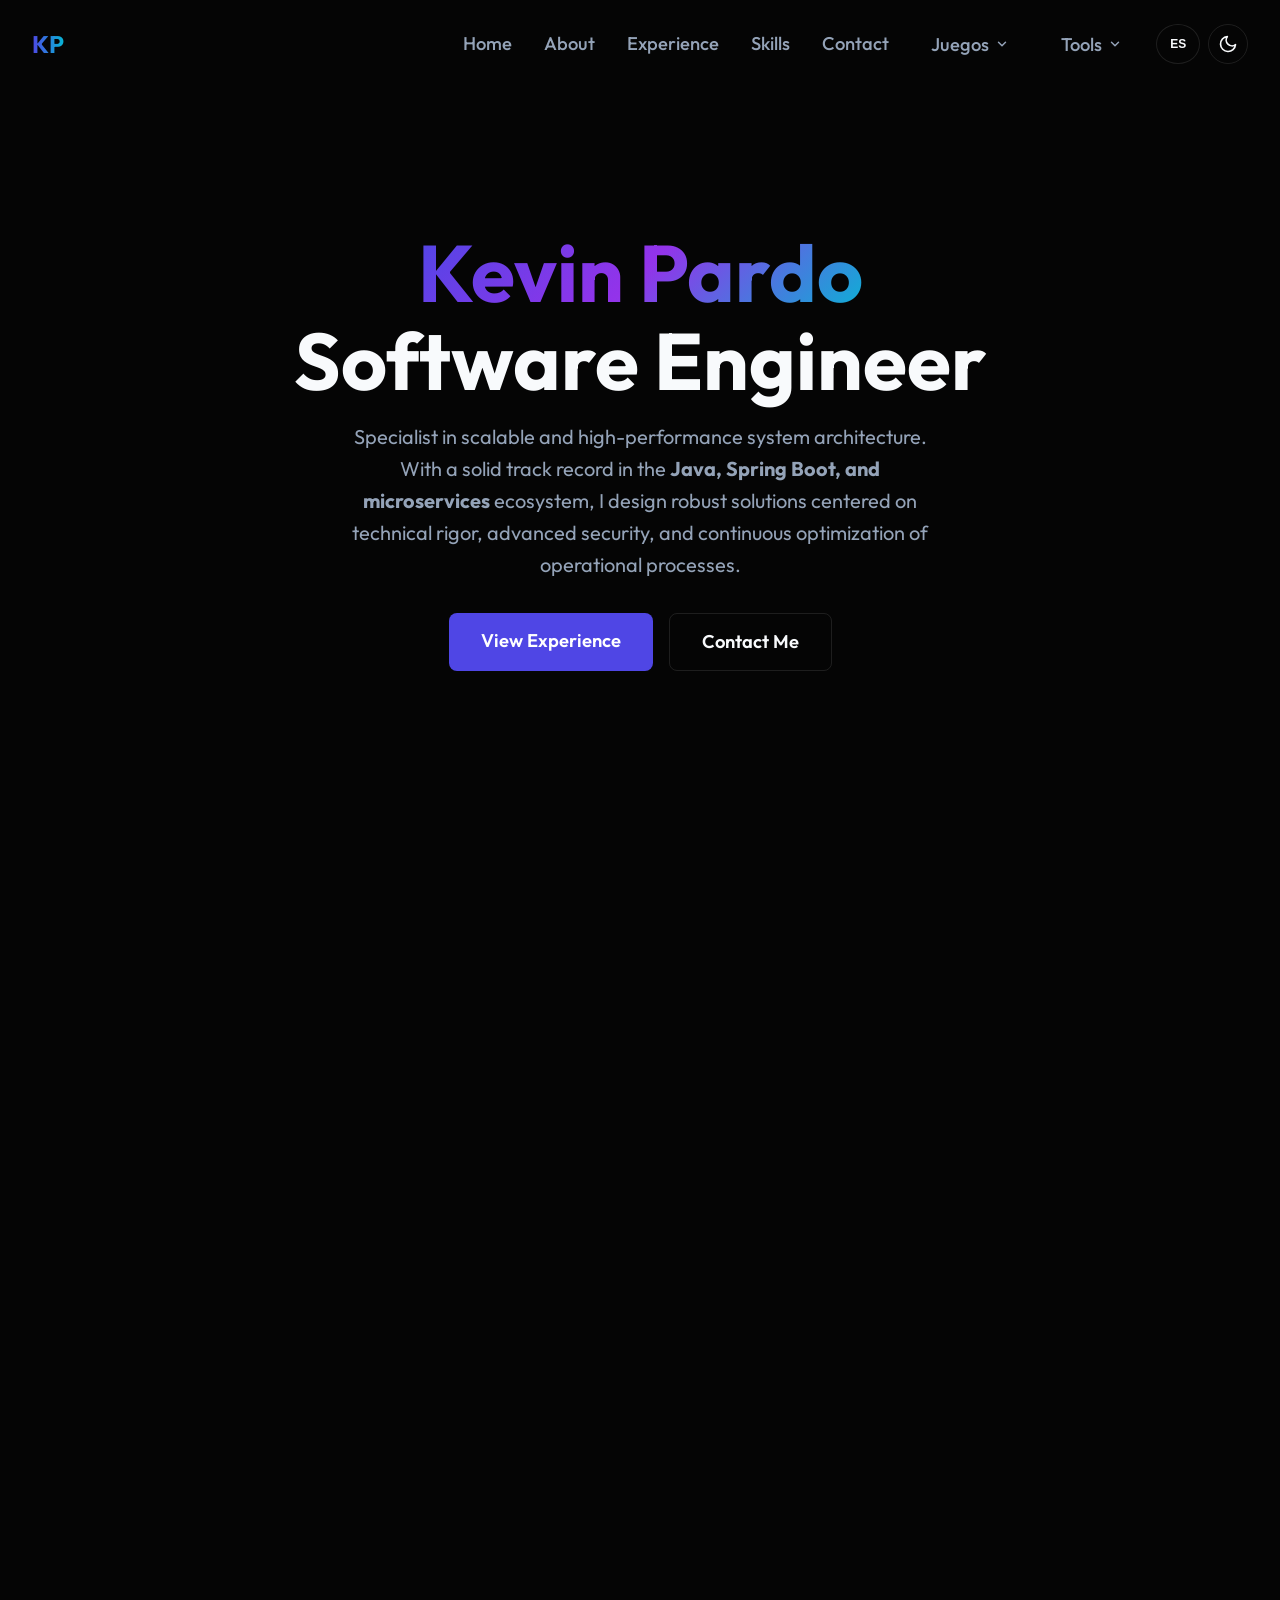
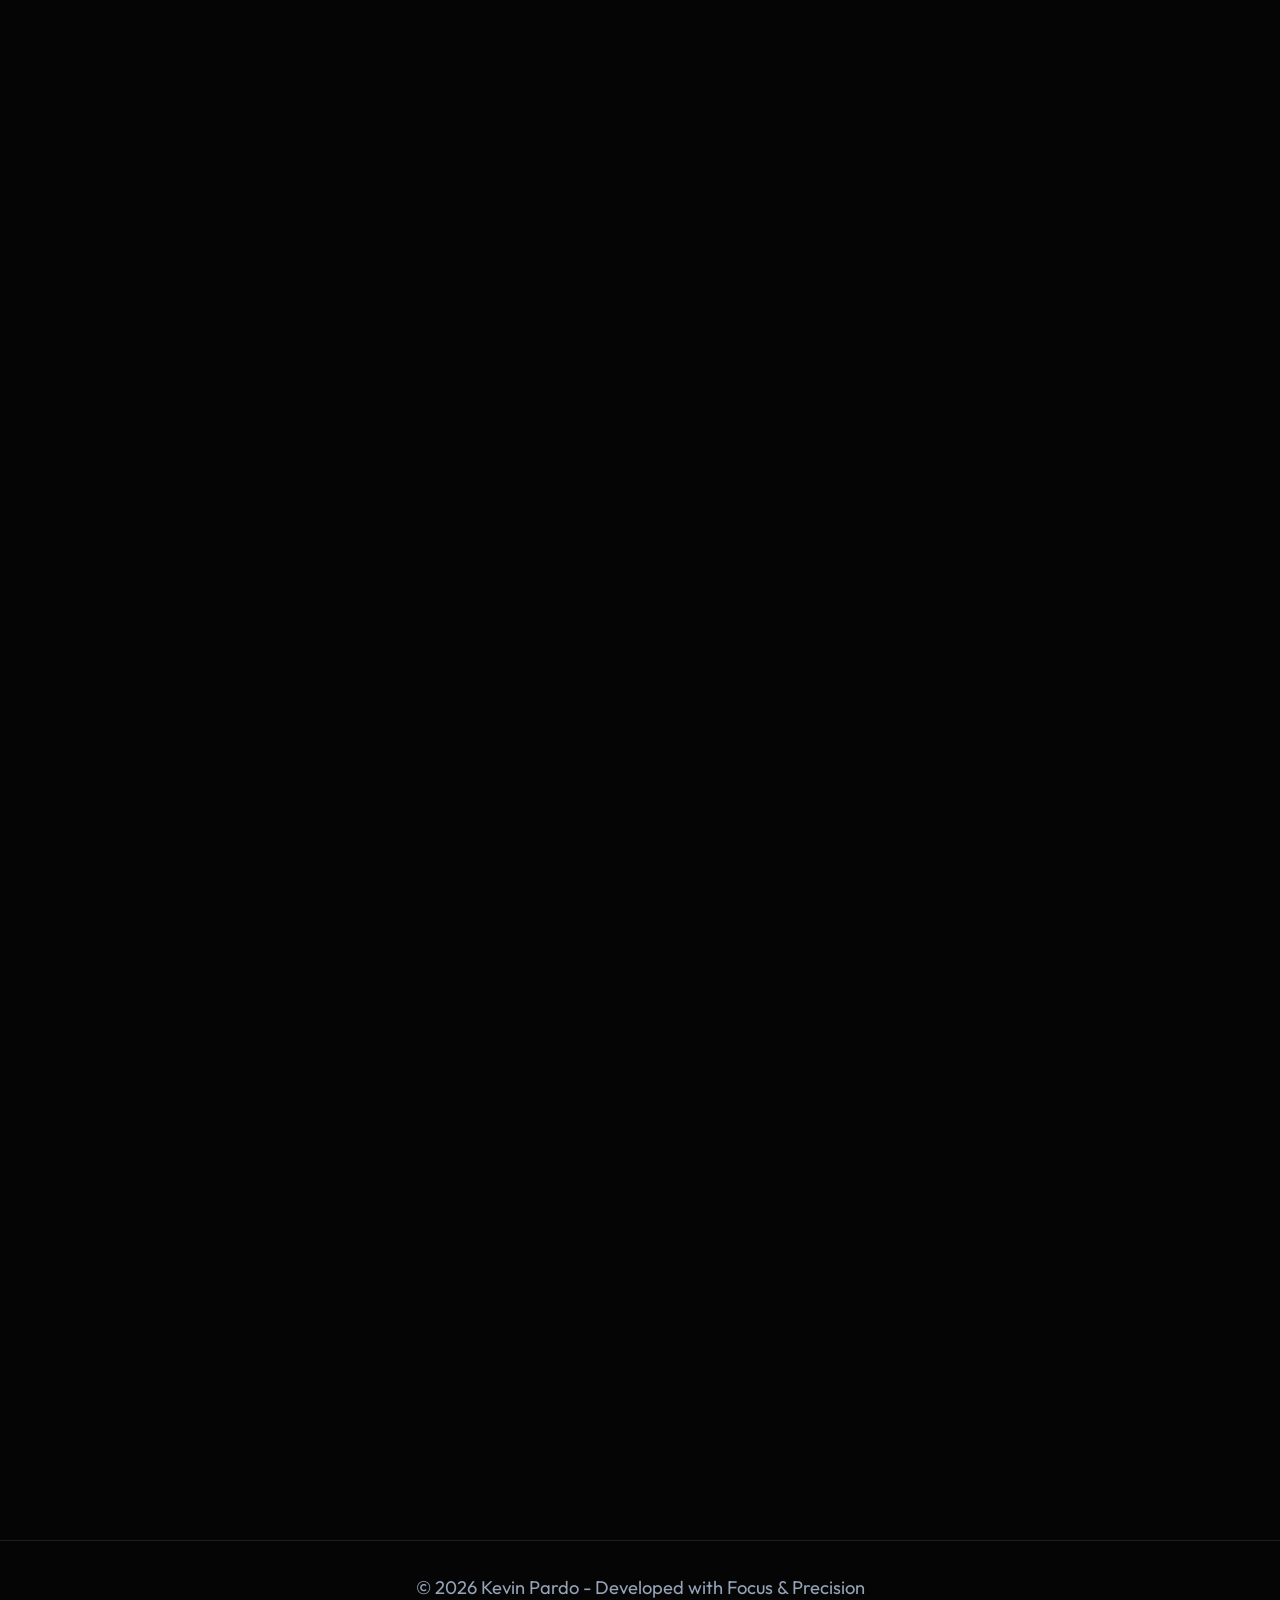
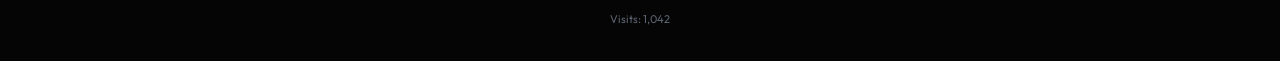
<file: index.html>
<!DOCTYPE html>
<html lang="es">
<head>
    <meta charset="UTF-8">
    <meta name="viewport" content="width=device-width, initial-scale=1.0">
    <title>Kevin Pardo | Software Engineer - Backend Expert</title>
    <meta name="description" content="Portfolio profesional de Kevin Pardo, Software Engineer especializado en Java, Spring Boot y arquitecturas escalables.">
    <link rel="preconnect" href="https://fonts.googleapis.com">
    <link rel="preconnect" href="https://fonts.gstatic.com" crossorigin>
    <link href="https://fonts.googleapis.com/css2?family=Outfit:wght@300;400;600;700&display=swap" rel="stylesheet">
    <link rel="icon" type="image/svg+xml" href="data:image/svg+xml,<svg xmlns=%22http://www.w3.org/2000/svg%22 viewBox=%220 0 100 100%22><rect width=%22100%22 height=%22100%22 rx=%2220%22 fill=%22%23050505%22/><text y=%22.9em%22 font-size=%2270%22 font-family=%22Outfit, sans-serif%22 font-weight=%22700%22 fill=%22%234f46e5%22 x=%2250%%22 text-anchor=%22middle%22>KP</text></svg>">
    <link rel="stylesheet" href="style.css">
</head>
<body>
    <nav>
        <div class="logo">KP</div>
        <button class="mobile-menu-toggle" id="mobile-menu-toggle" type="button"
                aria-label="Abrir menú de navegación" aria-expanded="false" aria-controls="primary-navigation">
            <span></span><span></span><span></span>
        </button>
        <div class="nav-actions">
            <div class="nav-links" id="primary-navigation">
                <a href="#inicio" data-i18n="nav_inicio">Inicio</a>
                <a href="#sobre-mi" data-i18n="nav_sobre_mi">Sobre Mí</a>
                <a href="#experiencia" data-i18n="nav_experiencia">Experiencia</a>
                <a href="#habilidades" data-i18n="nav_habilidades">Habilidades</a>
                <a href="#contacto" data-i18n="nav_contacto">Contacto</a>
                
                <!-- Menú Desplegable: Juegos -->
                <div class="dropdown">
                    <button class="dropdown-trigger" type="button" aria-expanded="false" aria-haspopup="true">
                        <span data-i18n="nav_juegos">Juegos</span>
                        <svg class="dropdown-arrow" xmlns="http://www.w3.org/2000/svg" width="14" height="14" viewBox="0 0 24 24" fill="none" stroke="currentColor" stroke-width="2.5" stroke-linecap="round" stroke-linejoin="round"><path d="m6 9 6 6 6-6"/></svg>
                    </button>
                    <div class="dropdown-menu">
                        <a href="ruleta.html" class="dropdown-item">
                            <span class="dropdown-item-icon">🎡</span>
                            <div class="dropdown-item-text">
                                <span class="dropdown-item-title" data-i18n="tool_ruleta_title">Ruleta</span>
                                <span class="dropdown-item-desc" data-i18n="tool_ruleta_desc">Toma decisiones al azar</span>
                            </div>
                        </a>
                        <a href="amigoSecreto.html" class="dropdown-item">
                            <span class="dropdown-item-icon">🎁</span>
                            <div class="dropdown-item-text">
                                <span class="dropdown-item-title" data-i18n="tool_amigo_title">Amigo Secreto</span>
                                <span class="dropdown-item-desc" data-i18n="tool_amigo_desc">Sorteo de regalos</span>
                            </div>
                        </a>
                        <a href="encuentraImpostor.html" class="dropdown-item">
                            <span class="dropdown-item-icon">🕵️</span>
                            <div class="dropdown-item-text">
                                <span class="dropdown-item-title" data-i18n="tool_impostor_title">Encuentra al impostor</span>
                                <span class="dropdown-item-desc" data-i18n="tool_impostor_desc">Descubre al impostor</span>
                            </div>
                        </a>
                        <a href="quienMasProbable.html" class="dropdown-item">
                            <span class="dropdown-item-icon">👥</span>
                            <div class="dropdown-item-text">
                                <span class="dropdown-item-title" data-i18n="tool_probable_title">Quien + probable</span>
                                <span class="dropdown-item-desc" data-i18n="tool_probable_desc">Quien es mas probable</span>
                            </div>
                        </a>
                    </div>
                </div>

                <!-- Menú Desplegable: Herramientas -->
                <div class="dropdown">
                    <button class="dropdown-trigger" type="button" aria-expanded="false" aria-haspopup="true">
                        <span data-i18n="nav_herramientas">Herramientas</span>
                        <svg class="dropdown-arrow" xmlns="http://www.w3.org/2000/svg" width="14" height="14" viewBox="0 0 24 24" fill="none" stroke="currentColor" stroke-width="2.5" stroke-linecap="round" stroke-linejoin="round"><path d="m6 9 6 6 6-6"/></svg>
                    </button>
                    <div class="dropdown-menu">
                        <a href="calculadoraEV.html" class="dropdown-item">
                            <span class="dropdown-item-icon">⚡</span>
                            <div class="dropdown-item-text">
                                <span class="dropdown-item-title" data-i18n="tool_ev_title">Calculadora EV</span>
                                <span class="dropdown-item-desc" data-i18n="tool_ev_desc">carga EV</span>
                            </div>
                        </a>
                        <a href="comparadorEVGasoil.html" class="dropdown-item">
                            <span class="dropdown-item-icon">vs</span>
                            <div class="dropdown-item-text">
                                <span class="dropdown-item-title" data-i18n="tool_evgas_title">EV VS GAS</span>
                                <span class="dropdown-item-desc" data-i18n="tool_evgas_desc">Compardor</span>
                            </div>
                        </a>
                        <a href="cdt.html" class="dropdown-item">
                            <span class="dropdown-item-icon">vs</span>
                            <div class="dropdown-item-text">
                                <span class="dropdown-item-title" data-i18n="tool_cdt_title">Simulador CDT</span>
                                <span class="dropdown-item-desc" data-i18n="tool_cdt_desc">CDT</span>
                            </div>
                        </a>
                        <a href="reductorPeso.html" class="dropdown-item">
                            <span class="dropdown-item-icon">vs</span>
                            <div class="dropdown-item-text">
                                <span class="dropdown-item-title" data-i18n="tool_imagenPeso_title">Reduccion Peso</span>
                                <span class="dropdown-item-desc" data-i18n="tool_imagenPeso_desc">Reduce peso imagenes</span>
                            </div>
                        </a>
                    </div>
                </div>
            </div>
            <div style="display: flex; gap: 0.5rem;">
                <button id="lang-toggle" class="theme-toggle" style="font-size: 0.75rem; font-weight: 700; width: auto; padding: 0 0.8rem;" aria-label="Cambiar idioma">
                    EN
                </button>
                <button id="theme-toggle" class="theme-toggle" aria-label="Cambiar tema">
                    <svg id="moon-icon" xmlns="http://www.w3.org/2000/svg" width="20" height="20" viewBox="0 0 24 24" fill="none" stroke="currentColor" stroke-width="2" stroke-linecap="round" stroke-linejoin="round"><path d="M21 12.79A9 9 0 1 1 11.21 3 7 7 0 0 0 21 12.79z"></path></svg>
                    <svg id="sun-icon" style="display:none" xmlns="http://www.w3.org/2000/svg" width="20" height="20" viewBox="0 0 24 24" fill="none" stroke="currentColor" stroke-width="2" stroke-linecap="round" stroke-linejoin="round"><circle cx="12" cy="12" r="5"></circle><line x1="12" y1="1" x2="12" y2="3"></line><line x1="12" y1="21" x2="12" y2="23"></line><line x1="4.22" y1="4.22" x2="5.64" y2="5.64"></line><line x1="18.36" y1="18.36" x2="19.78" y2="19.78"></line><line x1="1" y1="12" x2="3" y2="12"></line><line x1="21" y1="12" x2="23" y2="12"></line><line x1="4.22" y1="19.78" x2="5.64" y2="18.36"></line><line x1="18.36" y1="5.64" x2="19.78" y2="4.22"></line></svg>
                </button>
            </div>
        </div>
    </nav>

    <main>
        <section id="inicio" class="hero">
            <h1 class="animate-fade-in" data-i18n="hero_title"><span class="gradient-text">Kevin Pardo</span><br>Software Engineer</h1>
            <p class="animate-fade-in" data-i18n="hero_p">Especialista en la arquitectura de sistemas escalables y de alto rendimiento. Con una sólida trayectoria en el ecosistema <strong>Java, Spring Boot y microservicios</strong>, diseño soluciones robustas centradas en el rigor técnico, la seguridad avanzada y la optimización continua de procesos operativos.</p>
            <div class="cta-buttons animate-fade-in">
                <a href="#experiencia" class="btn btn-primary" data-i18n="hero_btn_exp">Ver Experiencia</a>
                <a href="#contacto" class="btn btn-outline" data-i18n="hero_btn_contact">Contactar</a>
            </div>
        </section>

        <section id="sobre-mi">
            <h2 class="animate-fade-in" data-i18n="about_title">Sobre Mí</h2>
            <div class="glass card animate-fade-in">
                <p style="margin-bottom: 1.5rem;" data-i18n="about_p1">Ingeniero de Sistemas con una trayectoria consolidada en la arquitectura y desarrollo de soluciones backend de alta disponibilidad. Especialista en el ecosistema Java y Spring Boot, mi enfoque profesional se sustenta en tres pilares fundamentales: <strong>seguridad rigurosa, automatización estratégica y escalabilidad eficiente</strong>.</p>
                <p data-i18n="about_p2">A lo largo de mi carrera en entornos de alta exigencia, incluyendo el sector bancario y la consultoría tecnológica avanzada, he demostrado una capacidad excepcional para transformar requisitos complejos en sistemas técnicos robustos y mantenibles. Mi compromiso con la <strong>excelencia técnica y el Código Limpio (Clean Code)</strong> me permite entregar soluciones que trascienden el código funcional, optimizando el rendimiento del negocio y minimizando la deuda técnica. Soy un profesional proactivo con habilidades de liderazgo contrastadas, habituado a la toma de decisiones críticas y a impulsar equipos de alto rendimiento hacia la innovación tecnológica.</p>
            </div>
        </section>

        <section id="experiencia">
            <h2 class="animate-fade-in" data-i18n="exp_title">Experiencia Profesional</h2>
            <div class="timeline animate-fade-in">
                <div class="timeline-item animate-fade-in">
                    <span class="date" data-i18n="exp_date1">Jul 2024 – Actualidad</span>
                    <h3 data-i18n="exp_role1">Analista de Sistema</h3>
                    <p><strong data-i18n="exp_company1">Ditech Group</strong></p>
                    <p data-i18n="exp_desc1">Liderando iniciativas de análisis técnico y desarrollo de soluciones robustas para el ecosistema corporativo.</p>
                </div>
                <div class="timeline-item animate-fade-in">
                    <span class="date" data-i18n="exp_date2">Ene 2023 – Jul 2024</span>
                    <h3 data-i18n="exp_role2">Desarrollador Sénior</h3>
                    <p><strong data-i18n="exp_company2">Bahia Software</strong></p>
                    <p data-i18n="exp_desc2">Desarrollo de microservicios escalables utilizando arquitecturas modernas.</p>
                    <div class="tech-badges">
                        <span class="badge">Spring Framework</span>
                        <span class="badge">Spring Boot</span>
                        <span class="badge">Microservicios</span>
                    </div>
                </div>
                <div class="timeline-item animate-fade-in">
                    <span class="date" data-i18n="exp_date3">Oct 2022 – Nov 2022</span>
                    <h3 data-i18n="exp_role3">Desarrollador Back-end Spring Boot</h3>
                    <p><strong data-i18n="exp_company3">IN2 INGENIERIA DE LA INFORMACION</strong></p>
                    <p data-i18n="exp_desc3">Implementación de servicios backend y aseguramiento de calidad mediante pruebas unitarias.</p>
                    <div class="tech-badges">
                        <span class="badge">JUnit</span>
                        <span class="badge">Mockito</span>
                        <span class="badge">Java</span>
                    </div>
                </div>
                <div class="timeline-item animate-fade-in">
                    <span class="date" data-i18n="exp_date4">Ene 2022 – Oct 2022</span>
                    <h3 data-i18n="exp_role4">Analista de Desarrollo Especializado 2</h3>
                    <p><strong data-i18n="exp_company4">Banco AV Villas</strong></p>
                    <p data-i18n="exp_desc4">Desarrollo de integraciones bancarias críticas y mantenimiento de sistemas legacy.</p>
                    <div class="tech-badges">
                        <span class="badge">Java</span>
                        <span class="badge">SQL Server</span>
                        <span class="badge">Integraciones</span>
                    </div>
                </div>
            </div>
        </section>

        <section id="habilidades">
            <h2 class="animate-fade-in" data-i18n="skills_title">Tech Stack</h2>
            <div class="grid">
                <div class="glass card animate-fade-in">
                    <h3 data-i18n="skills_cat1">Backend & Core</h3>
                    <div class="tech-badges">
                        <span class="badge">Java (Expert)</span>
                        <span class="badge">Spring Boot</span>
                        <span class="badge">Spring Cloud</span>
                        <span class="badge">JSP</span>
                        <span class="badge">C#</span>
                    </div>
                </div>
                <div class="glass card animate-fade-in">
                    <h3 data-i18n="skills_cat2">Bases de Datos</h3>
                    <div class="tech-badges">
                        <span class="badge">PostgreSQL</span>
                        <span class="badge">Microsoft SQL Server</span>
                        <span class="badge">Oracle Database</span>
                    </div>
                </div>
                <div class="glass card animate-fade-in">
                    <h3 data-i18n="skills_cat3">DevOps & QA</h3>
                    <div class="tech-badges">
                        <span class="badge">Git</span>
                        <span class="badge">Docker</span>
                        <span class="badge">Kubernetes</span>
                        <span class="badge">AWS</span>
                        <span class="badge">JUnit / Mockito</span>
                    </div>
                </div>
            </div>
        </section>

        <section id="contacto">
            <h2 class="animate-fade-in" data-i18n="contact_title">Hablemos</h2>
            <div class="glass card animate-fade-in" style="max-width: 600px; margin: 0 auto; text-align: center;">
                <p data-i18n="contact_p">¿Interesado en trabajar conmigo o simplemente quieres conectar?</p>
                <div class="cta-buttons" style="margin-top: 2rem;">
                    <a href="https://www.linkedin.com/in/kevinpardo25/" target="_blank" class="btn btn-primary" data-i18n="contact_btn_li">LinkedIn Profile</a>
                    <a href="mailto:correo@ejemplo.com" class="btn btn-outline" data-i18n="contact_btn_mail">Enviar Email</a>
                </div>
            </div>
        </section>
    </main>

    <footer style="padding: 2rem; text-align: center; color: var(--text-muted); border-top: 1px solid var(--glass-border);">
        <p data-i18n="footer_text">&copy; 2026 Kevin Pardo - Desarrollado con Foco y Precisión</p>
        <p style="font-size: 0.7rem; margin-top: 0.5rem; opacity: 0.6;"><span data-i18n="visits_label">Visitas</span>: <span id="visit-count">...</span></p>
    </footer>

    <script src="script.js"></script>
    <script src="mobile-menu.js"></script>
</body>
</html>
</file>
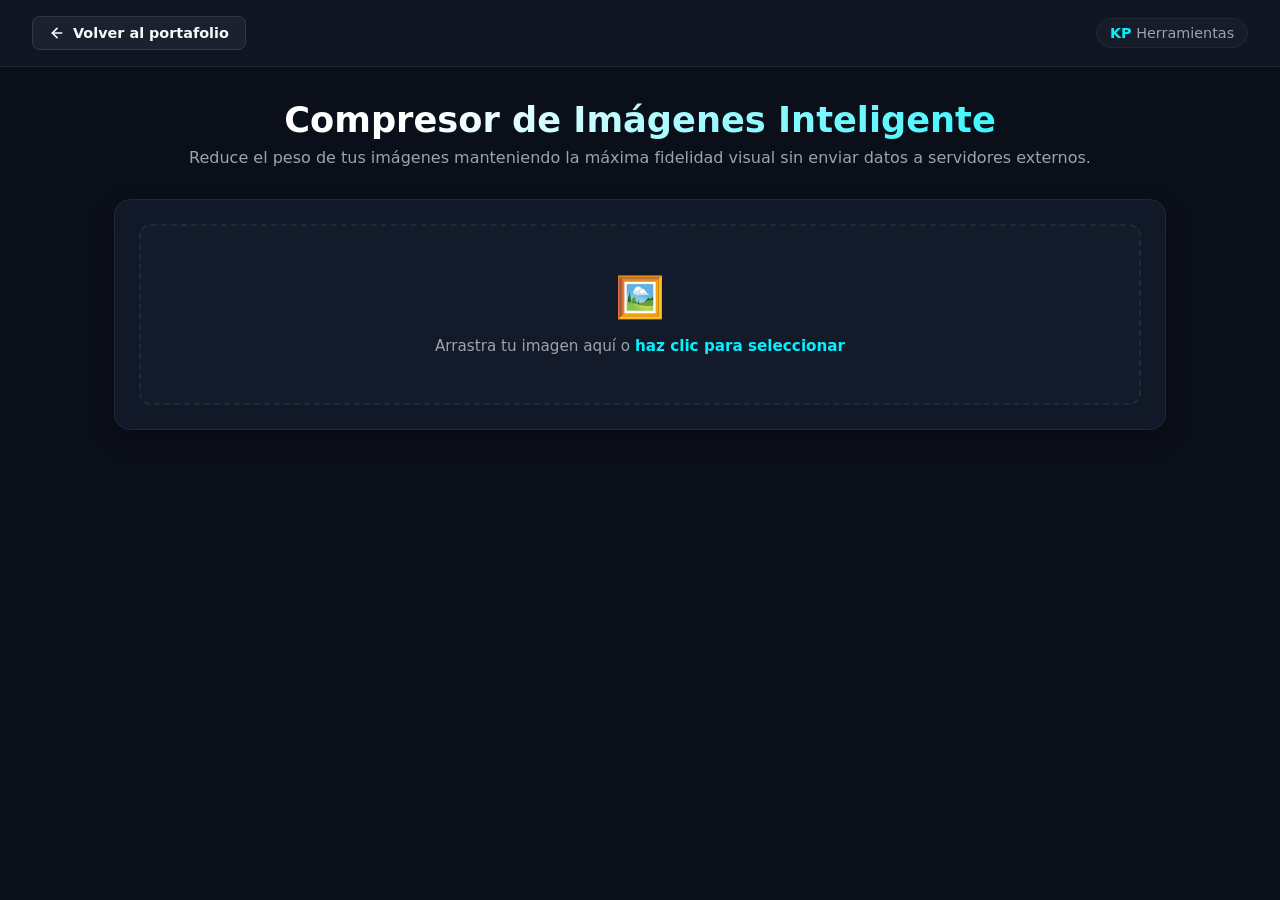
<file: reductorPeso.html>
<!DOCTYPE html>
<html lang="es">
<head>
    <meta charset="UTF-8">
    <meta name="viewport" content="width=device-width, initial-scale=1.0">
    <title>Compresor de Imágenes sin Pérdida Visible - KP Herramientas</title>
    <style>
        :root {
            --bg-color: #0b0f19;
            --card-bg: #111827;
            --card-border: #1f2937;
            --accent: #00f2fe;
            --accent-glow: rgba(0, 242, 254, 0.25);
            --accent-secondary: #4facfe;
            --text-main: #f9fafb;
            --text-muted: #9ca3af;
            --success: #10b981;
            --danger: #ef4444;
            --font: 'Segoe UI', system-ui, -apple-system, sans-serif;
        }

        * {
            box-sizing: border-box;
            margin: 0;
            padding: 0;
            font-family: var(--font);
        }

        body {
            background-color: var(--bg-color);
            color: var(--text-main);
            min-height: 100vh;
            padding-bottom: 3rem;
        }

        /* TOP NAV */
        .top-nav {
            display: flex;
            justify-content: space-between;
            align-items: center;
            padding: 1rem 2rem;
            background: rgba(17, 24, 39, 0.8);
            backdrop-filter: blur(12px);
            border-bottom: 1px solid var(--card-border);
            position: sticky;
            top: 0;
            z-index: 1000;
        }

        .back-btn {
            display: inline-flex;
            align-items: center;
            gap: 0.5rem;
            color: var(--text-main);
            text-decoration: none;
            font-size: 0.9rem;
            font-weight: 600;
            padding: 0.5rem 1rem;
            border-radius: 8px;
            background: rgba(255, 255, 255, 0.05);
            border: 1px solid rgba(255, 255, 255, 0.1);
            transition: all 0.2s ease;
        }

        .back-btn:hover {
            background: var(--accent);
            color: #000;
            border-color: var(--accent);
            box-shadow: 0 0 15px var(--accent-glow);
        }

        .brand-badge {
            font-size: 0.9rem;
            color: var(--text-muted);
            background: rgba(255, 255, 255, 0.03);
            padding: 0.4rem 0.8rem;
            border-radius: 20px;
            border: 1px solid var(--card-border);
        }

        .brand-badge strong {
            color: var(--accent);
        }

        /* MAIN CONTAINER */
        .container {
            max-width: 1100px;
            margin: 2rem auto;
            padding: 0 1.5rem;
        }

        header.app-header {
            text-align: center;
            margin-bottom: 2rem;
        }

        header.app-header h1 {
            font-size: 2.2rem;
            font-weight: 800;
            background: linear-gradient(135deg, #fff 30%, var(--accent));
            -webkit-background-clip: text;
            -webkit-text-fill-color: transparent;
            margin-bottom: 0.5rem;
        }

        header.app-header p {
            color: var(--text-muted);
            font-size: 1rem;
        }

        .card {
            background: var(--card-bg);
            border: 1px solid var(--card-border);
            border-radius: 16px;
            padding: 1.5rem;
            box-shadow: 0 10px 25px rgba(0, 0, 0, 0.3);
            margin-bottom: 1.5rem;
        }

        /* UPLOAD ZONE */
        .drop-zone {
            border: 2px dashed var(--card-border);
            border-radius: 12px;
            padding: 3rem 1.5rem;
            text-align: center;
            cursor: pointer;
            transition: all 0.2s ease;
            background: rgba(255, 255, 255, 0.01);
        }

        .drop-zone:hover, .drop-zone.dragover {
            border-color: var(--accent);
            background: rgba(0, 242, 254, 0.03);
        }

        .drop-icon {
            font-size: 2.5rem;
            margin-bottom: 1rem;
        }

        .drop-text {
            color: var(--text-muted);
            font-size: 0.95rem;
        }

        .drop-text strong {
            color: var(--accent);
        }

        /* CONTROLS */
        .controls-grid {
            display: grid;
            grid-template-columns: repeat(auto-fit, minmax(220px, 1fr));
            gap: 1.2rem;
            margin-top: 1rem;
        }

        .form-group {
            display: flex;
            flex-direction: column;
            gap: 0.4rem;
        }

        label {
            font-size: 0.85rem;
            font-weight: 600;
            color: var(--text-muted);
        }

        input[type="range"] {
            width: 100%;
            accent-color: var(--accent);
            cursor: pointer;
        }

        select {
            width: 100%;
            padding: 0.6rem 0.8rem;
            background: rgba(0, 0, 0, 0.3);
            border: 1px solid var(--card-border);
            border-radius: 8px;
            color: var(--text-main);
            outline: none;
        }

        /* COMPARISON AREA */
        .preview-grid {
            display: grid;
            grid-template-columns: 1fr 1fr;
            gap: 1.5rem;
            margin-top: 1.5rem;
        }

        @media (max-width: 768px) {
            .preview-grid {
                grid-template-columns: 1fr;
            }
        }

        .preview-box {
            background: rgba(0, 0, 0, 0.3);
            border: 1px solid var(--card-border);
            border-radius: 12px;
            padding: 1rem;
            display: flex;
            flex-direction: column;
            align-items: center;
        }

        .preview-box h3 {
            font-size: 1rem;
            color: var(--text-muted);
            margin-bottom: 0.8rem;
        }

        .img-wrapper {
            width: 100%;
            height: 250px;
            display: flex;
            align-items: center;
            justify-content: center;
            overflow: hidden;
            border-radius: 8px;
            background-color: #05070d;
            background-image: radial-gradient(#1f2937 1px, transparent 1px);
            background-size: 16px 16px;
        }

        .img-wrapper img {
            max-width: 100%;
            max-height: 100%;
            object-fit: contain;
        }

        .info-badge {
            margin-top: 0.8rem;
            font-size: 0.85rem;
            color: var(--text-main);
            font-weight: 600;
        }

        .savings-tag {
            color: var(--success);
            font-size: 0.95rem;
            font-weight: 700;
            margin-top: 0.2rem;
        }

        /* BUTTONS */
        .btn {
            display: inline-flex;
            justify-content: center;
            align-items: center;
            gap: 0.5rem;
            width: 100%;
            padding: 0.85rem;
            border-radius: 8px;
            background: linear-gradient(135deg, var(--accent-secondary), var(--accent));
            color: #000;
            font-weight: 700;
            border: none;
            cursor: pointer;
            text-decoration: none;
            transition: opacity 0.2s, transform 0.1s;
            margin-top: 1.5rem;
        }

        .btn:hover {
            opacity: 0.9;
        }

        .btn:disabled {
            opacity: 0.4;
            cursor: not-allowed;
        }

        .hidden {
            display: none !important;
        }
    </style>
</head>
<body>

    <!-- TOP NAV -->
    <header class="top-nav">
        <a href="index.html" class="back-btn" title="Regresar al portafolio">
            <svg xmlns="http://www.w3.org/2000/svg" width="16" height="16" viewBox="0 0 24 24" fill="none" stroke="currentColor" stroke-width="2.5" stroke-linecap="round" stroke-linejoin="round">
                <line x1="19" y1="12" x2="5" y2="12"></line>
                <polyline points="12 19 5 12 12 5"></polyline>
            </svg>
            <span>Volver al portafolio</span>
        </a>
        <div class="brand-badge">
            <strong>KP</strong> Herramientas
        </div>
    </header>

    <div class="container">
        <header class="app-header">
            <h1>Compresor de Imágenes Inteligente</h1>
            <p>Reduce el peso de tus imágenes manteniendo la máxima fidelidad visual sin enviar datos a servidores externos.</p>
        </header>

        <!-- UPLOAD CARD -->
        <div class="card">
            <div class="drop-zone" id="dropZone">
                <div class="drop-icon">🖼️</div>
                <div class="drop-text">Arrastra tu imagen aquí o <strong>haz clic para seleccionar</strong></div>
                <input type="file" id="fileInput" accept="image/png, image/jpeg, image/webp" class="hidden">
            </div>

            <!-- CONTROLS -->
            <div id="controls" class="controls-grid hidden">
                <div class="form-group">
                    <label for="qualitySlider">Calidad Visual: <span id="qualityValue">85%</span></label>
                    <input type="range" id="qualitySlider" min="10" max="100" value="85">
                </div>

                <div class="form-group">
                    <label for="formatSelect">Formato de Salida</label>
                    <select id="formatSelect">
                        <option value="image/webp">WebP (Recomendado - Menor peso)</option>
                        <option value="image/jpeg">JPEG (Universal)</option>
                        <option value="image/png">PNG (Sin pérdida / Transparencias)</option>
                    </select>
                </div>

                <div class="form-group">
                    <label for="scaleSelect">Escala / Redimensión</label>
                    <select id="scaleSelect">
                        <option value="1">Original (100%)</option>
                        <option value="0.75">75% del tamaño</option>
                        <option value="0.5">50% del tamaño</option>
                    </select>
                </div>
            </div>
        </div>

        <!-- PREVIEW & DOWNLOAD -->
        <div id="resultCard" class="card hidden">
            <div class="preview-grid">
                <div class="preview-box">
                    <h3>Imagen Original</h3>
                    <div class="img-wrapper">
                        <img id="originalImg" alt="Original">
                    </div>
                    <div class="info-badge" id="originalInfo">Peso: -</div>
                </div>

                <div class="preview-box">
                    <h3>Imagen Comprimida</h3>
                    <div class="img-wrapper">
                        <img id="compressedImg" alt="Comprimida">
                    </div>
                    <div class="info-badge" id="compressedInfo">Peso: -</div>
                    <div class="savings-tag" id="savingsInfo">Ahorro: 0%</div>
                </div>
            </div>

            <a id="downloadBtn" class="btn" download="imagen-comprimida">
                ⬇️ Descargar Imagen Comprimida
            </a>
        </div>
    </div>

    <script>
        const dropZone = document.getElementById('dropZone');
        const fileInput = document.getElementById('fileInput');
        const controls = document.getElementById('controls');
        const resultCard = document.getElementById('resultCard');
        
        const qualitySlider = document.getElementById('qualitySlider');
        const qualityValue = document.getElementById('qualityValue');
        const formatSelect = document.getElementById('formatSelect');
        const scaleSelect = document.getElementById('scaleSelect');

        const originalImg = document.getElementById('originalImg');
        const compressedImg = document.getElementById('compressedImg');
        const originalInfo = document.getElementById('originalInfo');
        const compressedInfo = document.getElementById('compressedInfo');
        const savingsInfo = document.getElementById('savingsInfo');
        const downloadBtn = document.getElementById('downloadBtn');

        let rawImage = null;
        let originalFileSize = 0;
        let originalFileName = '';

        // Formateador de bytes
        function formatBytes(bytes) {
            if (bytes === 0) return '0 Bytes';
            const k = 1024;
            const sizes = ['Bytes', 'KB', 'MB'];
            const i = Math.floor(Math.log(bytes) / Math.log(k));
            return parseFloat((bytes / Math.pow(k, i)).toFixed(2)) + ' ' + sizes[i];
        }

        // Drag & Drop
        dropZone.addEventListener('click', () => fileInput.click());
        dropZone.addEventListener('dragover', (e) => {
            e.preventDefault();
            dropZone.classList.add('dragover');
        });
        dropZone.addEventListener('dragleave', () => dropZone.classList.remove('dragover'));
        dropZone.addEventListener('drop', (e) => {
            e.preventDefault();
            dropZone.classList.remove('dragover');
            if (e.dataTransfer.files.length) handleFile(e.dataTransfer.files[0]);
        });

        fileInput.addEventListener('change', (e) => {
            if (e.target.files.length) handleFile(e.target.files[0]);
        });

        // Cargar imagen
        function handleFile(file) {
            if (!file.type.match(/image.*/)) return;

            originalFileSize = file.size;
            originalFileName = file.name.substring(0, file.name.lastIndexOf('.'));
            originalInfo.textContent = `Peso: ${formatBytes(originalFileSize)}`;

            const reader = new FileReader();
            reader.onload = (e) => {
                rawImage = new Image();
                rawImage.onload = () => {
                    originalImg.src = e.target.result;
                    controls.classList.remove('hidden');
                    resultCard.classList.remove('hidden');
                    compressImage();
                };
                rawImage.src = e.target.result;
            };
            reader.readAsDataURL(file);
        }

        // Proceso de Compresión mediante Canvas HTML5
        function compressImage() {
            if (!rawImage) return;

            const canvas = document.createElement('canvas');
            const ctx = canvas.getContext('2d');

            const scale = parseFloat(scaleSelect.value);
            const targetWidth = rawImage.width * scale;
            const targetHeight = rawImage.height * scale;

            canvas.width = targetWidth;
            canvas.height = targetHeight;

            ctx.drawImage(rawImage, 0, 0, targetWidth, targetHeight);

            const format = formatSelect.value;
            const quality = parseFloat(qualitySlider.value) / 100;

            canvas.toBlob((blob) => {
                if (!blob) return;

                const compressedUrl = URL.createObjectURL(blob);
                compressedImg.src = compressedUrl;

                const compressedSize = blob.size;
                compressedInfo.textContent = `Peso: ${formatBytes(compressedSize)}`;

                const savings = ((originalFileSize - compressedSize) / originalFileSize) * 100;
                if (savings > 0) {
                    savingsInfo.textContent = `Ahorro: ${savings.toFixed(1)}% más ligera`;
                    savingsInfo.style.color = 'var(--success)';
                } else {
                    savingsInfo.textContent = `Sin reducción significativa (${savings.toFixed(1)}%)`;
                    savingsInfo.style.color = 'var(--danger)';
                }

                // Extensión de archivo según el formato
                let ext = 'webp';
                if (format === 'image/jpeg') ext = 'jpg';
                if (format === 'image/png') ext = 'png';

                downloadBtn.href = compressedUrl;
                downloadBtn.download = `${originalFileName}-comprimido.${ext}`;
            }, format, quality);
        }

        // Listeners de controles
        qualitySlider.addEventListener('input', (e) => {
            qualityValue.textContent = `${e.target.value}%`;
            compressImage();
        });

        formatSelect.addEventListener('change', compressImage);
        scaleSelect.addEventListener('change', compressImage);
    </script>
</body>
</html>
</file>
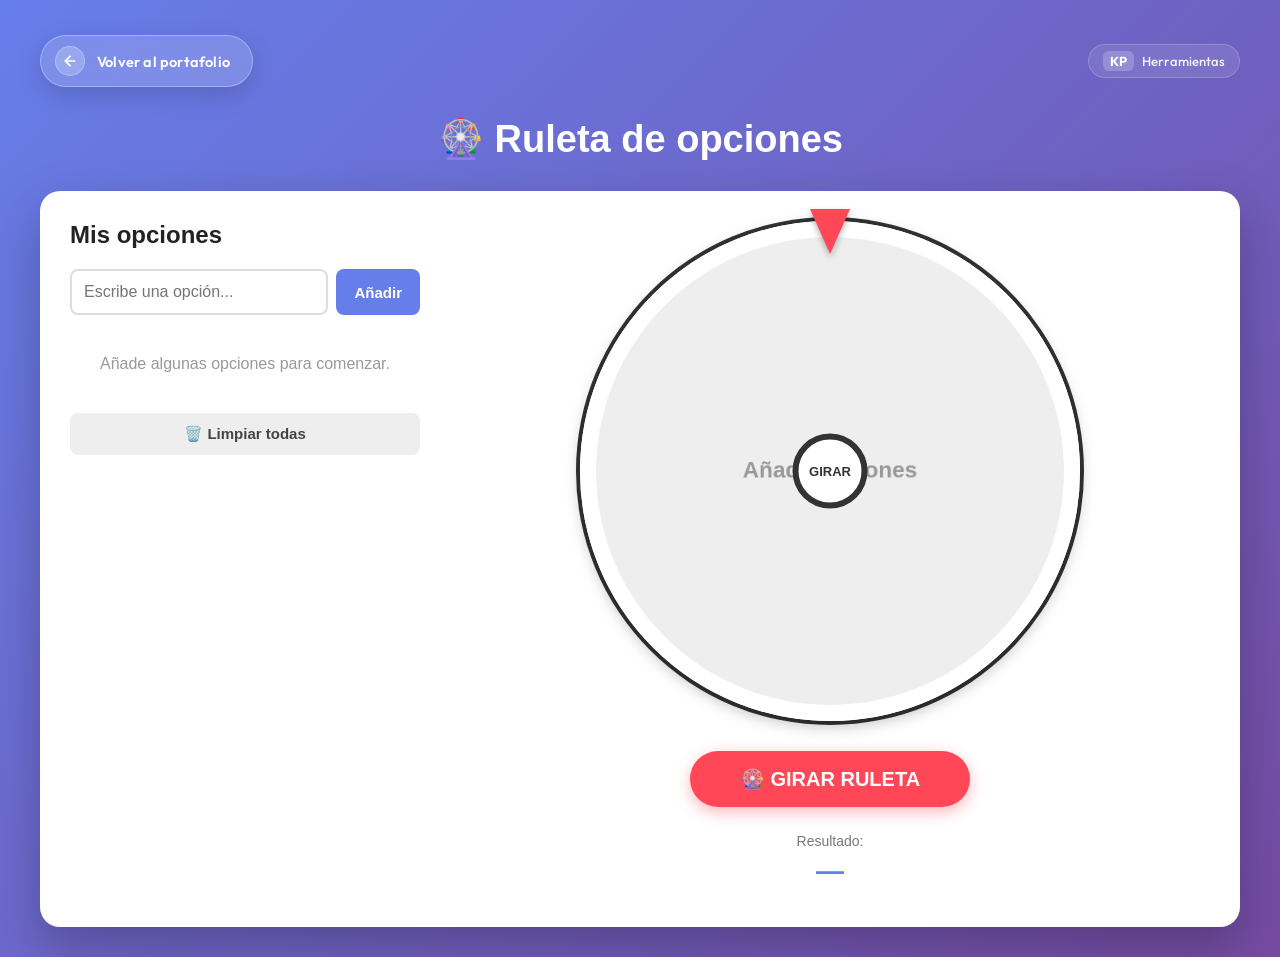
<file: ruleta.html>
<!DOCTYPE html>
<html lang="es">
<head>
    <meta charset="UTF-8">
    <meta name="viewport" content="width=device-width, initial-scale=1.0">

    <title>Ruleta de opciones | Kevin Pardo</title>
    <link rel="preconnect" href="https://fonts.googleapis.com">
    <link rel="preconnect" href="https://fonts.gstatic.com" crossorigin>
    <link href="https://fonts.googleapis.com/css2?family=Outfit:wght@400;500;600;700&display=swap" rel="stylesheet">
    <link rel="icon" type="image/svg+xml" href="data:image/svg+xml,<svg xmlns=%22http://www.w3.org/2000/svg%22 viewBox=%220 0 100 100%22><rect width=%22100%22 height=%22100%22 rx=%2220%22 fill=%22%23050505%22/><text y=%22.9em%22 font-size=%2270%22 font-family=%22Outfit, sans-serif%22 font-weight=%22700%22 fill=%22%234f46e5%22 x=%2250%%22 text-anchor=%22middle%22>KP</text></svg>">

    <style>
        * {
            box-sizing: border-box;
        }

        body {
            margin: 0;
            min-height: 100vh;
            font-family: Arial, Helvetica, sans-serif;
            background: linear-gradient(135deg, #667eea, #764ba2);
            color: #222;
        }

        .container {
            width: min(1200px, 95%);
            margin: 0 auto;
            padding: 30px 0;
        }

        h1 {
            text-align: center;
            color: white;
            margin-bottom: 30px;
            font-size: 38px;
        }

        .app {
            display: grid;
            grid-template-columns: 350px 1fr;
            gap: 30px;
            background: white;
            padding: 30px;
            border-radius: 20px;
            box-shadow: 0 20px 50px rgba(0, 0, 0, 0.25);
        }

        /* =========================
           PANEL DE OPCIONES
        ========================= */

        .options-panel {
            display: flex;
            flex-direction: column;
        }

        .options-panel h2 {
            margin-top: 0;
        }

        .input-container {
            display: flex;
            gap: 8px;
            margin-bottom: 15px;
        }

        #optionInput {
            flex: 1;
            padding: 12px;
            border: 2px solid #ddd;
            border-radius: 8px;
            font-size: 16px;
            outline: none;
        }

        #optionInput:focus {
            border-color: #667eea;
        }

        button {
            border: none;
            cursor: pointer;
            font-size: 15px;
            font-weight: bold;
            transition: 0.2s;
        }

        .add-btn {
            background: #667eea;
            color: white;
            padding: 0 18px;
            border-radius: 8px;
        }

        .add-btn:hover {
            background: #5568d8;
        }

        .options-list {
            list-style: none;
            padding: 0;
            margin: 0;
            max-height: 450px;
            overflow-y: auto;
        }

        .option-item {
            display: flex;
            align-items: center;
            justify-content: space-between;
            gap: 10px;
            padding: 10px 12px;
            margin-bottom: 8px;
            background: #f4f5f9;
            border-radius: 8px;
        }

        .option-number {
            color: #667eea;
            font-weight: bold;
            min-width: 25px;
        }

        .option-text {
            flex: 1;
            word-break: break-word;
        }

        .delete-btn {
            width: 30px;
            height: 30px;
            border-radius: 50%;
            background: #ff4757;
            color: white;
        }

        .delete-btn:hover {
            background: #e84118;
        }

        .clear-btn {
            margin-top: 15px;
            padding: 12px;
            border-radius: 8px;
            background: #eee;
            color: #444;
        }

        .clear-btn:hover {
            background: #ddd;
        }

        .empty-message {
            text-align: center;
            color: #999;
            padding: 25px 10px;
        }

        /* =========================
           RULETA
        ========================= */

        .wheel-panel {
            display: flex;
            flex-direction: column;
            align-items: center;
            justify-content: center;
        }

        .wheel-container {
            position: relative;
            width: min(500px, 80vw);
            aspect-ratio: 1;
        }

        #wheel {
            width: 100%;
            height: 100%;
            border-radius: 50%;
            border: 8px solid white;
            box-shadow:
                0 5px 15px rgba(0, 0, 0, 0.25),
                0 0 0 4px #333;
            transition: transform 5s cubic-bezier(0.15, 0.8, 0.2, 1);
            display: block;
        }

        /* Indicador de la ruleta */

        .pointer {
            position: absolute;
            top: -12px;
            left: 50%;
            transform: translateX(-50%);
            width: 0;
            height: 0;
            border-left: 20px solid transparent;
            border-right: 20px solid transparent;
            border-top: 45px solid #ff4757;
            z-index: 10;
            filter: drop-shadow(0 3px 3px rgba(0,0,0,0.3));
        }

        .center-button {
            position: absolute;
            left: 50%;
            top: 50%;
            transform: translate(-50%, -50%);
            width: 75px;
            height: 75px;
            border-radius: 50%;
            background: white;
            border: 6px solid #333;
            z-index: 5;
            font-weight: bold;
            font-size: 13px;
            color: #333;
        }

        .center-button:hover {
            background: #f1f1f1;
        }

        .spin-btn {
            margin-top: 30px;
            padding: 16px 50px;
            border-radius: 50px;
            background: #ff4757;
            color: white;
            font-size: 20px;
            box-shadow: 0 5px 15px rgba(255, 71, 87, 0.4);
        }

        .spin-btn:hover {
            background: #e84118;
            transform: translateY(-2px);
        }

        .spin-btn:disabled {
            background: #aaa;
            cursor: not-allowed;
            transform: none;
            box-shadow: none;
        }

        /* =========================
           RESULTADO
        ========================= */

        .result {
            margin-top: 25px;
            min-height: 65px;
            text-align: center;
        }

        .result-label {
            color: #777;
            font-size: 14px;
        }

        #winner {
            display: block;
            margin-top: 5px;
            font-size: 28px;
            font-weight: bold;
            color: #667eea;
            word-break: break-word;
        }

        /* =========================
           RESPONSIVE
        ========================= */

        @media (max-width: 800px) {

            .app {
                grid-template-columns: 1fr;
            }

            h1 {
                font-size: 30px;
            }

            .options-list {
                max-height: 250px;
            }

            .wheel-container {
                width: min(450px, 85vw);
            }
        }

        /* =========================
           TOP NAV & BACK BUTTON
        ========================= */
        .top-nav {
            display: flex;
            justify-content: space-between;
            align-items: center;
            margin-bottom: 25px;
            padding: 5px 0;
            gap: 15px;
        }

        .back-btn {
            display: inline-flex;
            align-items: center;
            gap: 12px;
            padding: 10px 22px 10px 14px;
            background: rgba(255, 255, 255, 0.15);
            backdrop-filter: blur(14px);
            -webkit-backdrop-filter: blur(14px);
            border: 1px solid rgba(255, 255, 255, 0.3);
            border-radius: 50px;
            color: #ffffff;
            text-decoration: none;
            font-family: 'Outfit', -apple-system, BlinkMacSystemFont, 'Segoe UI', Roboto, sans-serif;
            font-size: 14.5px;
            font-weight: 600;
            letter-spacing: 0.2px;
            box-shadow: 0 8px 24px rgba(0, 0, 0, 0.15);
            transition: all 0.3s cubic-bezier(0.2, 0.8, 0.2, 1);
        }

        .back-btn .btn-icon {
            display: flex;
            align-items: center;
            justify-content: center;
            width: 30px;
            height: 30px;
            border-radius: 50%;
            background: rgba(255, 255, 255, 0.22);
            box-shadow: inset 0 0 0 1px rgba(255, 255, 255, 0.25);
            transition: transform 0.3s cubic-bezier(0.2, 0.8, 0.2, 1), background 0.3s ease;
        }

        .back-btn:hover {
            background: rgba(255, 255, 255, 0.26);
            border-color: rgba(255, 255, 255, 0.55);
            transform: translateY(-2px);
            box-shadow: 0 12px 30px rgba(0, 0, 0, 0.22), 0 0 20px rgba(255, 255, 255, 0.25);
            color: #ffffff;
        }

        .back-btn:hover .btn-icon {
            transform: translateX(-3px);
            background: rgba(255, 255, 255, 0.38);
        }

        .back-btn:active {
            transform: translateY(0);
            box-shadow: 0 4px 14px rgba(0, 0, 0, 0.2);
        }

        .brand-badge {
            display: inline-flex;
            align-items: center;
            gap: 8px;
            padding: 6px 14px;
            background: rgba(255, 255, 255, 0.1);
            backdrop-filter: blur(10px);
            -webkit-backdrop-filter: blur(10px);
            border: 1px solid rgba(255, 255, 255, 0.2);
            border-radius: 30px;
            color: rgba(255, 255, 255, 0.9);
            font-family: 'Outfit', sans-serif;
            font-size: 13px;
            font-weight: 500;
        }

        .brand-badge strong {
            color: #ffffff;
            font-weight: 700;
            background: rgba(255, 255, 255, 0.2);
            padding: 2px 7px;
            border-radius: 6px;
        }
    </style>
</head>

<body>

<div class="container">

    <header class="top-nav">
        <a href="index.html" class="back-btn" title="Regresar a Kevin Pardo - Portfolio">
            <span class="btn-icon">
                <svg xmlns="http://www.w3.org/2000/svg" width="16" height="16" viewBox="0 0 24 24" fill="none" stroke="currentColor" stroke-width="2.5" stroke-linecap="round" stroke-linejoin="round">
                    <line x1="19" y1="12" x2="5" y2="12"></line>
                    <polyline points="12 19 5 12 12 5"></polyline>
                </svg>
            </span>
            <span>Volver al portafolio</span>
        </a>
        <div class="brand-badge">
            <strong>KP</strong> Herramientas
        </div>
    </header>

    <h1>🎡 Ruleta de opciones</h1>

    <div class="app">

        <!-- PANEL DE OPCIONES -->

        <div class="options-panel">

            <h2>Mis opciones</h2>

            <div class="input-container">

                <input
                    type="text"
                    id="optionInput"
                    placeholder="Escribe una opción..."
                    autocomplete="off"
                >

                <button
                    class="add-btn"
                    id="addBtn"
                >
                    Añadir
                </button>

            </div>

            <ul
                class="options-list"
                id="optionsList"
            ></ul>

            <button
                class="clear-btn"
                id="clearBtn"
            >
                🗑️ Limpiar todas
            </button>

        </div>


        <!-- RULETA -->

        <div class="wheel-panel">

            <div class="wheel-container">

                <div class="pointer"></div>

                <canvas
                    id="wheel"
                    width="600"
                    height="600"
                ></canvas>

                <button
                    class="center-button"
                    id="centerButton"
                >
                    GIRAR
                </button>

            </div>

            <button
                class="spin-btn"
                id="spinBtn"
            >
                🎡 GIRAR RULETA
            </button>

            <div class="result">

                <span class="result-label">
                    Resultado:
                </span>

                <span id="winner">
                    —
                </span>

            </div>

        </div>

    </div>

</div>


<script>

    /* =====================================
       VARIABLES
    ===================================== */

    const optionInput = document.getElementById("optionInput");
    const addBtn = document.getElementById("addBtn");
    const clearBtn = document.getElementById("clearBtn");
    const optionsList = document.getElementById("optionsList");

    const spinBtn = document.getElementById("spinBtn");
    const centerButton = document.getElementById("centerButton");

    const winnerElement = document.getElementById("winner");

    const canvas = document.getElementById("wheel");
    const ctx = canvas.getContext("2d");

    let options = [];

    let currentRotation = 0;
    let spinning = false;


    /* =====================================
       COLORES
    ===================================== */

    const colors = [
        "#FF6B6B",
        "#4ECDC4",
        "#45B7D1",
        "#FFA07A",
        "#98D8C8",
        "#F7DC6F",
        "#BB8FCE",
        "#85C1E9",
        "#F8C471",
        "#82E0AA",
        "#F1948A",
        "#A569BD"
    ];


    /* =====================================
       AÑADIR OPCIÓN
    ===================================== */

    function addOption() {

        const value = optionInput.value.trim();

        if (value === "") {
            return;
        }

        options.push(value);

        optionInput.value = "";

        updateOptionsList();

        drawWheel();

        optionInput.focus();
    }


    /* =====================================
       ELIMINAR OPCIÓN
    ===================================== */

    function deleteOption(index) {

        if (spinning) {
            return;
        }

        options.splice(index, 1);

        updateOptionsList();

        drawWheel();

        winnerElement.textContent = "—";
    }


    /* =====================================
       MOSTRAR LISTA
    ===================================== */

    function updateOptionsList() {

        optionsList.innerHTML = "";

        if (options.length === 0) {

            const empty = document.createElement("div");

            empty.className = "empty-message";

            empty.textContent =
                "Añade algunas opciones para comenzar.";

            optionsList.appendChild(empty);

            return;
        }

        options.forEach((option, index) => {

            const li = document.createElement("li");

            li.className = "option-item";

            li.innerHTML = `
                <span class="option-number">
                    ${index + 1}
                </span>

                <span class="option-text">
                    ${escapeHtml(option)}
                </span>

                <button
                    class="delete-btn"
                    onclick="deleteOption(${index})"
                    title="Eliminar"
                >
                    ×
                </button>
            `;

            optionsList.appendChild(li);

        });
    }


    /* =====================================
       EVITAR HTML INYECTADO
    ===================================== */

    function escapeHtml(text) {

        const div = document.createElement("div");

        div.textContent = text;

        return div.innerHTML;
    }


    /* =====================================
       DIBUJAR RULETA
    ===================================== */

    function drawWheel() {

        const width = canvas.width;
        const height = canvas.height;

        const centerX = width / 2;
        const centerY = height / 2;

        const radius = width / 2 - 10;

        ctx.clearRect(
            0,
            0,
            width,
            height
        );

        if (options.length === 0) {

            ctx.beginPath();

            ctx.arc(
                centerX,
                centerY,
                radius,
                0,
                Math.PI * 2
            );

            ctx.fillStyle = "#eeeeee";

            ctx.fill();

            ctx.fillStyle = "#999";

            ctx.font = "bold 28px Arial";

            ctx.textAlign = "center";

            ctx.textBaseline = "middle";

            ctx.fillText(
                "Añade opciones",
                centerX,
                centerY
            );

            return;
        }


        const anglePerOption =
            (Math.PI * 2) / options.length;


        options.forEach((option, index) => {

            const startAngle =
                index * anglePerOption - Math.PI / 2;

            const endAngle =
                startAngle + anglePerOption;


            /* Sector */

            ctx.beginPath();

            ctx.moveTo(
                centerX,
                centerY
            );

            ctx.arc(
                centerX,
                centerY,
                radius,
                startAngle,
                endAngle
            );

            ctx.closePath();

            ctx.fillStyle =
                colors[index % colors.length];

            ctx.fill();

            ctx.strokeStyle = "#ffffff";

            ctx.lineWidth = 3;

            ctx.stroke();


            /* Texto */

            ctx.save();

            ctx.translate(
                centerX,
                centerY
            );

            const middleAngle =
                startAngle + anglePerOption / 2;

            ctx.rotate(middleAngle);

            ctx.textAlign = "right";

            ctx.textBaseline = "middle";

            ctx.fillStyle = "#ffffff";

            ctx.font =
                `bold ${getFontSize(option)}px Arial`;

            ctx.shadowColor =
                "rgba(0,0,0,0.35)";

            ctx.shadowBlur = 3;

            const maxTextWidth =
                radius * 0.65;

            let text = option;

            while (
                ctx.measureText(text).width >
                maxTextWidth &&
                text.length > 3
            ) {
                text = text.substring(
                    0,
                    text.length - 1
                );
            }

            if (text !== option) {
                text += "…";
            }

            ctx.fillText(
                text,
                radius - 25,
                0
            );

            ctx.restore();

        });


        /* Centro */

        ctx.beginPath();

        ctx.arc(
            centerX,
            centerY,
            38,
            0,
            Math.PI * 2
        );

        ctx.fillStyle = "#ffffff";

        ctx.fill();

        ctx.strokeStyle = "#333";

        ctx.lineWidth = 4;

        ctx.stroke();

    }


    /* =====================================
       TAMAÑO DE TEXTO
    ===================================== */

    function getFontSize(text) {

        if (options.length <= 4) {
            return 25;
        }

        if (options.length <= 8) {
            return 21;
        }

        if (options.length <= 15) {
            return 17;
        }

        return 14;
    }


    /* =====================================
       GIRAR RULETA
    ===================================== */

    function spinWheel() {

        if (spinning) {
            return;
        }

        if (options.length < 2) {

            if (options.length === 0) {

                winnerElement.textContent =
                    "Añade opciones primero.";

            } else {

                winnerElement.textContent =
                    "Añade al menos 2 opciones.";

            }

            return;
        }


        spinning = true;

        spinBtn.disabled = true;

        centerButton.disabled = true;

        winnerElement.textContent = "Girando…";


        /*
         * Elegimos el ganador ANTES del giro.
         *
         * Esto garantiza que todas las opciones
         * tengan exactamente la misma probabilidad.
         */

        const winnerIndex =
            Math.floor(
                Math.random() * options.length
            );


        const anglePerOption =
            360 / options.length;


        /*
         * El puntero está arriba.
         *
         * Calculamos el ángulo necesario para
         * colocar el centro del sector ganador
         * debajo del puntero.
         */

        const targetAngle =
            360 -
            (
                winnerIndex * anglePerOption +
                anglePerOption / 2
            );


        /*
         * Varias vueltas completas para conseguir
         * una animación más espectacular.
         */

        const extraSpins =
            5 + Math.floor(Math.random() * 3);


        const finalRotation =
            currentRotation +
            extraSpins * 360 +
            targetAngle;


        currentRotation =
            finalRotation;


        canvas.style.transform =
            `rotate(${finalRotation}deg)`;


        /*
         * Esperamos a que termine la animación.
         */

        setTimeout(() => {

            winnerElement.textContent =
                options[winnerIndex];

            spinning = false;

            spinBtn.disabled = false;

            centerButton.disabled = false;

        }, 5100);

    }


    /* =====================================
       EVENTOS
    ===================================== */

    addBtn.addEventListener(
        "click",
        addOption
    );


    optionInput.addEventListener(
        "keydown",
        function(event) {

            if (event.key === "Enter") {

                addOption();

            }

        }
    );


    clearBtn.addEventListener(
        "click",
        function() {

            if (spinning) {
                return;
            }

            options = [];

            winnerElement.textContent = "—";

            updateOptionsList();

            drawWheel();

        }
    );


    spinBtn.addEventListener(
        "click",
        spinWheel
    );


    centerButton.addEventListener(
        "click",
        spinWheel
    );


    /* =====================================
       INICIALIZACIÓN
    ===================================== */

    updateOptionsList();

    drawWheel();

</script>

</body>
</html>
</file>
<file: style.css>
:root {
    --bg-color: #050505;
    --card-bg: rgba(20, 20, 20, 0.7);
    --primary-color: #4f46e5;
    --secondary-color: #9333ea;
    --accent-color: #06b6d4;
    --text-main: #f8fafc;
    --text-muted: #94a3b8;
    --glass-border: rgba(255, 255, 255, 0.1);
    --font-family: 'Outfit', sans-serif;
    --nav-bg: rgba(5, 5, 5, 0.8);
    --h2-size: clamp(2rem, 5vw, 3.5rem);
    --p-size: 1.15rem;
}

[data-theme="light"] {
    --bg-color: #f8fafc;
    --card-bg: rgba(255, 255, 255, 0.7);
    --primary-color: #4f46e5;
    --secondary-color: #7c3aed;
    --accent-color: #0891b2;
    --text-main: #0f172a;
    --text-muted: #64748b;
    --glass-border: rgba(0, 0, 0, 0.1);
    --nav-bg: rgba(248, 250, 252, 0.8);
}

* {
    margin: 0;
    padding: 0;
    box-sizing: border-box;
}

body {
    background-color: var(--bg-color);
    color: var(--text-main);
    font-family: var(--font-family);
    font-size: var(--p-size);
    line-height: 1.6;
    overflow-x: hidden;
    transition: background-color 0.3s, color 0.3s;
}

/* Glassmorphism utility */
.glass {
    background: var(--card-bg);
    backdrop-filter: blur(12px);
    -webkit-backdrop-filter: blur(12px);
    border: 1px solid var(--glass-border);
    border-radius: 16px;
}

/* Base animations */
.animate-fade-in {
    opacity: 0;
    transform: translateY(20px);
    transition: opacity 0.6s ease, transform 0.6s ease;
}

.animate-fade-in.visible {
    opacity: 1;
    transform: translateY(0);
}

/* Navigation */
nav {
    position: fixed;
    top: 0;
    width: 100%;
    padding: 1.5rem 2rem;
    z-index: 1000;
    display: flex;
    justify-content: space-between;
    align-items: center;
    transition: background 0.3s;
}

nav.scrolled {
    background: var(--nav-bg);
    backdrop-filter: blur(8px);
}

/* Theme Toggle styles */
.theme-toggle {
    background: none;
    border: 1px solid var(--glass-border);
    color: var(--text-main);
    padding: 0.5rem;
    border-radius: 50%;
    cursor: pointer;
    display: flex;
    align-items: center;
    justify-content: center;
    transition: all 0.3s;
    width: 40px;
    height: 40px;
}

.theme-toggle:hover {
    background: rgba(255, 255, 255, 0.1);
    transform: scale(1.1);
}

.nav-actions {
    display: flex;
    align-items: center;
    gap: 1.5rem;
}

.logo {
    font-size: 1.5rem;
    font-weight: 700;
    background: linear-gradient(to right, var(--primary-color), var(--accent-color));
    -webkit-background-clip: text;
    background-clip: text;
    -webkit-text-fill-color: transparent;
}

.nav-links {
    display: flex;
    align-items: center;
    gap: 2rem;
}

.nav-links a {
    color: var(--text-muted);
    text-decoration: none;
    font-weight: 500;
    transition: color 0.3s;
}

.nav-links a:hover {
    color: var(--text-main);
}

/* Dropdown Menu */
.dropdown {
    position: relative;
    display: inline-flex;
    align-items: center;
}

.dropdown-trigger {
    background: none;
    border: none;
    font-family: inherit;
    font-size: inherit;
    font-weight: 500;
    color: var(--text-muted);
    cursor: pointer;
    display: inline-flex;
    align-items: center;
    gap: 0.35rem;
    padding: 0.35rem 0.65rem;
    border-radius: 8px;
    transition: color 0.3s, background 0.3s;
}

.dropdown-trigger:hover,
.dropdown.open .dropdown-trigger,
.dropdown:hover .dropdown-trigger {
    color: var(--text-main);
    background: rgba(255, 255, 255, 0.05);
}

.dropdown-arrow {
    transition: transform 0.3s ease;
}

.dropdown:hover .dropdown-arrow,
.dropdown.open .dropdown-arrow {
    transform: rotate(180deg);
}

.dropdown-menu {
    position: absolute;
    top: 100%; /* Se sitúa exactamente debajo del botón sin dejar huecos libres */
    right: 0;
    min-width: 230px;
    background: var(--card-bg);
    backdrop-filter: blur(16px);
    -webkit-backdrop-filter: blur(16px);
    border: 1px solid var(--glass-border);
    border-radius: 14px;
    padding: 0.75rem 0.5rem 0.5rem 0.5rem; /* El padding superior actúa como puente invisible para el ratón */
    margin-top: 0.35rem; /* Pequeña separación estética segura */
    box-shadow: 0 16px 36px rgba(0, 0, 0, 0.4);
    opacity: 0;
    visibility: hidden;
    transform: translateY(8px);
    transition: opacity 0.25s ease, transform 0.25s ease, visibility 0.25s;
    z-index: 1001;
    pointer-events: none;
}

.dropdown:hover .dropdown-menu,
.dropdown.open .dropdown-menu {
    opacity: 1;
    visibility: visible;
    transform: translateY(0);
    pointer-events: auto;
}

.dropdown-item {
    display: flex;
    align-items: center;
    gap: 0.75rem;
    padding: 0.65rem 0.85rem;
    border-radius: 10px;
    text-decoration: none;
    transition: background 0.2s, transform 0.2s;
}

.dropdown-item:hover {
    background: rgba(255, 255, 255, 0.08);
    transform: translateX(3px);
}

[data-theme="light"] .dropdown-item:hover {
    background: rgba(0, 0, 0, 0.05);
}

.dropdown-item-icon {
    font-size: 1.25rem;
    display: flex;
    align-items: center;
    justify-content: center;
    width: 34px;
    height: 34px;
    border-radius: 8px;
    background: rgba(79, 70, 229, 0.15);
    border: 1px solid rgba(79, 70, 229, 0.3);
    flex-shrink: 0;
}

.dropdown-item-text {
    display: flex;
    flex-direction: column;
    text-align: left;
}

.dropdown-item-title {
    font-size: 0.95rem;
    font-weight: 600;
    color: var(--text-main);
    line-height: 1.2;
}

.dropdown-item-desc {
    font-size: 0.75rem;
    color: var(--text-muted);
    line-height: 1.3;
    margin-top: 2px;
}

/* Sections */
section {
    padding: 80px 10% 80px;
    min-height: 100vh;
    height: auto;
    display: flex;
    flex-direction: column;
    justify-content: center;
    box-sizing: border-box;
}

section h2 {
    font-size: var(--h2-size);
    margin-bottom: 2.5rem;
    text-align: center;
}

/* Hero Section */
.hero {
    text-align: center;
    position: relative;
}

.hero h1 {
    font-size: clamp(3rem, 8vw, 5rem);
    line-height: 1.1;
    margin-bottom: 1rem;
}

.gradient-text {
    background: linear-gradient(135deg, var(--primary-color), var(--secondary-color), var(--accent-color));
    -webkit-background-clip: text;
    background-clip: text;
    -webkit-text-fill-color: transparent;
}

.hero p {
    font-size: 1.25rem;
    color: var(--text-muted);
    max-width: 600px;
    margin: 0 auto 2rem;
}

.cta-buttons {
    display: flex;
    gap: 1rem;
    justify-content: center;
}

.btn {
    padding: 0.8rem 2rem;
    border-radius: 8px;
    text-decoration: none;
    font-weight: 600;
    transition: all 0.3s;
}

.btn-primary {
    background: var(--primary-color);
    color: white;
}

.btn-primary:hover {
    background: var(--secondary-color);
    box-shadow: 0 0 20px rgba(79, 70, 229, 0.4);
}

.btn-outline {
    border: 1px solid var(--glass-border);
    color: var(--text-main);
}

.btn-outline:hover {
    background: rgba(255, 255, 255, 0.1);
}

/* Cards & Layout */
.grid {
    display: grid;
    grid-template-columns: repeat(auto-fit, minmax(300px, 1fr));
    gap: 2rem;
    margin-top: 3rem;
}

.card {
    padding: 2rem;
    transition: transform 0.3s, box-shadow 0.3s;
}

.card:hover {
    transform: translateY(-10px);
    box-shadow: 0 10px 30px rgba(0, 0, 0, 0.5);
}

/* Experience Timeline */
.timeline {
    position: relative;
    max-width: 800px;
    margin: 0 auto;
}

.timeline-item {
    margin-bottom: 3rem;
    padding-left: 2rem;
    border-left: 2px solid var(--primary-color);
    position: relative;
}

.timeline-item::before {
    content: '';
    position: absolute;
    left: -9px;
    top: 0;
    width: 16px;
    height: 16px;
    background: var(--primary-color);
    border-radius: 50%;
}

.date {
    font-size: 0.9rem;
    color: var(--accent-color);
    font-weight: 600;
}

/* Tech Badges */
.tech-badges {
    display: flex;
    flex-wrap: wrap;
    gap: 0.5rem;
    margin-top: 1rem;
}

.badge {
    background: rgba(255, 255, 255, 0.05);
    padding: 0.3rem 0.8rem;
    border-radius: 20px;
    font-size: 0.8rem;
    color: var(--text-muted);
}

/* Responsive navigation and layout */
.mobile-menu-toggle {
    display: none;
    flex-direction: column;
    justify-content: center;
    align-items: center;
    gap: 5px;
    width: 42px;
    height: 42px;
    flex-shrink: 0;
    padding: 8px;
    border: 1px solid var(--glass-border);
    border-radius: 10px;
    color: var(--text-main);
    background: var(--card-bg);
    cursor: pointer;
}

.mobile-menu-toggle span {
    display: block;
    width: 20px;
    height: 2px;
    border-radius: 2px;
    background: currentColor;
    transition: transform 0.2s ease, opacity 0.2s ease;
}

.mobile-menu-toggle[aria-expanded="true"] span:nth-child(1) {
    transform: translateY(7px) rotate(45deg);
}
.mobile-menu-toggle[aria-expanded="true"] span:nth-child(2) {
    opacity: 0;
}
.mobile-menu-toggle[aria-expanded="true"] span:nth-child(3) {
    transform: translateY(-7px) rotate(-45deg);
}

.nav-links a:focus-visible,
.dropdown-trigger:focus-visible,
.mobile-menu-toggle:focus-visible,
.theme-toggle:focus-visible {
    outline: 2px solid var(--accent-color);
    outline-offset: 3px;
}

@media (max-width: 1024px) {
    nav {
        padding: 1rem 1.25rem;
        gap: 1rem;
    }

    .nav-actions {
        gap: 0.75rem;
    }

    .nav-links {
        gap: 1rem;
    }
}

@media (max-width: 768px) {
    nav {
        padding: 0.75rem 1rem;
        min-height: 68px;
    }

    .logo {
        font-size: 1.35rem;
    }

    .mobile-menu-toggle {
        display: flex;
        margin-left: auto;
    }

    .nav-actions {
        display: contents;
    }

    .nav-actions > div:last-child {
        margin-left: 0;
        gap: 0.4rem !important;
    }

    .theme-toggle {
        width: 38px;
        height: 38px;
    }

    #lang-toggle {
        min-width: 42px;
        padding: 0 0.55rem !important;
    }

    .nav-links {
        display: none;
        position: absolute;
        top: calc(100% + 0.5rem);
        left: 0.75rem;
        right: 0.75rem;
        max-height: calc(100vh - 90px);
        overflow-y: auto;
        flex-direction: column;
        align-items: stretch;
        gap: 0.25rem;
        padding: 0.75rem;
        border: 1px solid var(--glass-border);
        border-radius: 14px;
        background: var(--nav-bg);
        backdrop-filter: blur(16px);
        -webkit-backdrop-filter: blur(16px);
        box-shadow: 0 16px 36px rgba(0, 0, 0, 0.35);
    }

    .nav-links.mobile-open {
        display: flex;
    }

    .nav-links > a {
        display: block;
        padding: 0.75rem 0.85rem;
        border-radius: 8px;
    }

    .nav-links > a:hover {
        background: rgba(255, 255, 255, 0.06);
    }

    .dropdown {
        display: block;
        width: 100%;
    }

    .dropdown-trigger {
        width: 100%;
        justify-content: space-between;
        padding: 0.75rem 0.85rem;
    }

    .dropdown-menu {
        position: static;
        display: none;
        min-width: 0;
        width: 100%;
        margin-top: 0.25rem;
        opacity: 1;
        visibility: visible;
        transform: none;
        pointer-events: auto;
        box-shadow: none;
        background: transparent;
        backdrop-filter: none;
        -webkit-backdrop-filter: none;
    }

    .dropdown.open .dropdown-menu {
        display: block;
    }

    section {
        padding: 88px 5% 48px;
        min-height: auto;
    }

    .hero {
        min-height: 100vh;
    }

    .hero h1 {
        font-size: clamp(2.4rem, 10vw, 3.5rem);
        overflow-wrap: anywhere;
    }

    .hero p {
        font-size: 1.05rem;
    }

    .cta-buttons {
        flex-wrap: wrap;
    }

    .btn {
        padding: 0.75rem 1.1rem;
    }

    .grid {
        grid-template-columns: minmax(0, 1fr);
        gap: 1rem;
    }

    .card {
        padding: 1.25rem;
    }

    section h2 {
        margin-bottom: 1.75rem;
    }
}

@media (max-width: 380px) {
    nav {
        padding-inline: 0.65rem;
        gap: 0.5rem;
    }

    .nav-actions > div:last-child {
        gap: 0.25rem !important;
    }

    .theme-toggle {
        width: 34px;
        height: 34px;
    }
}
</file>
